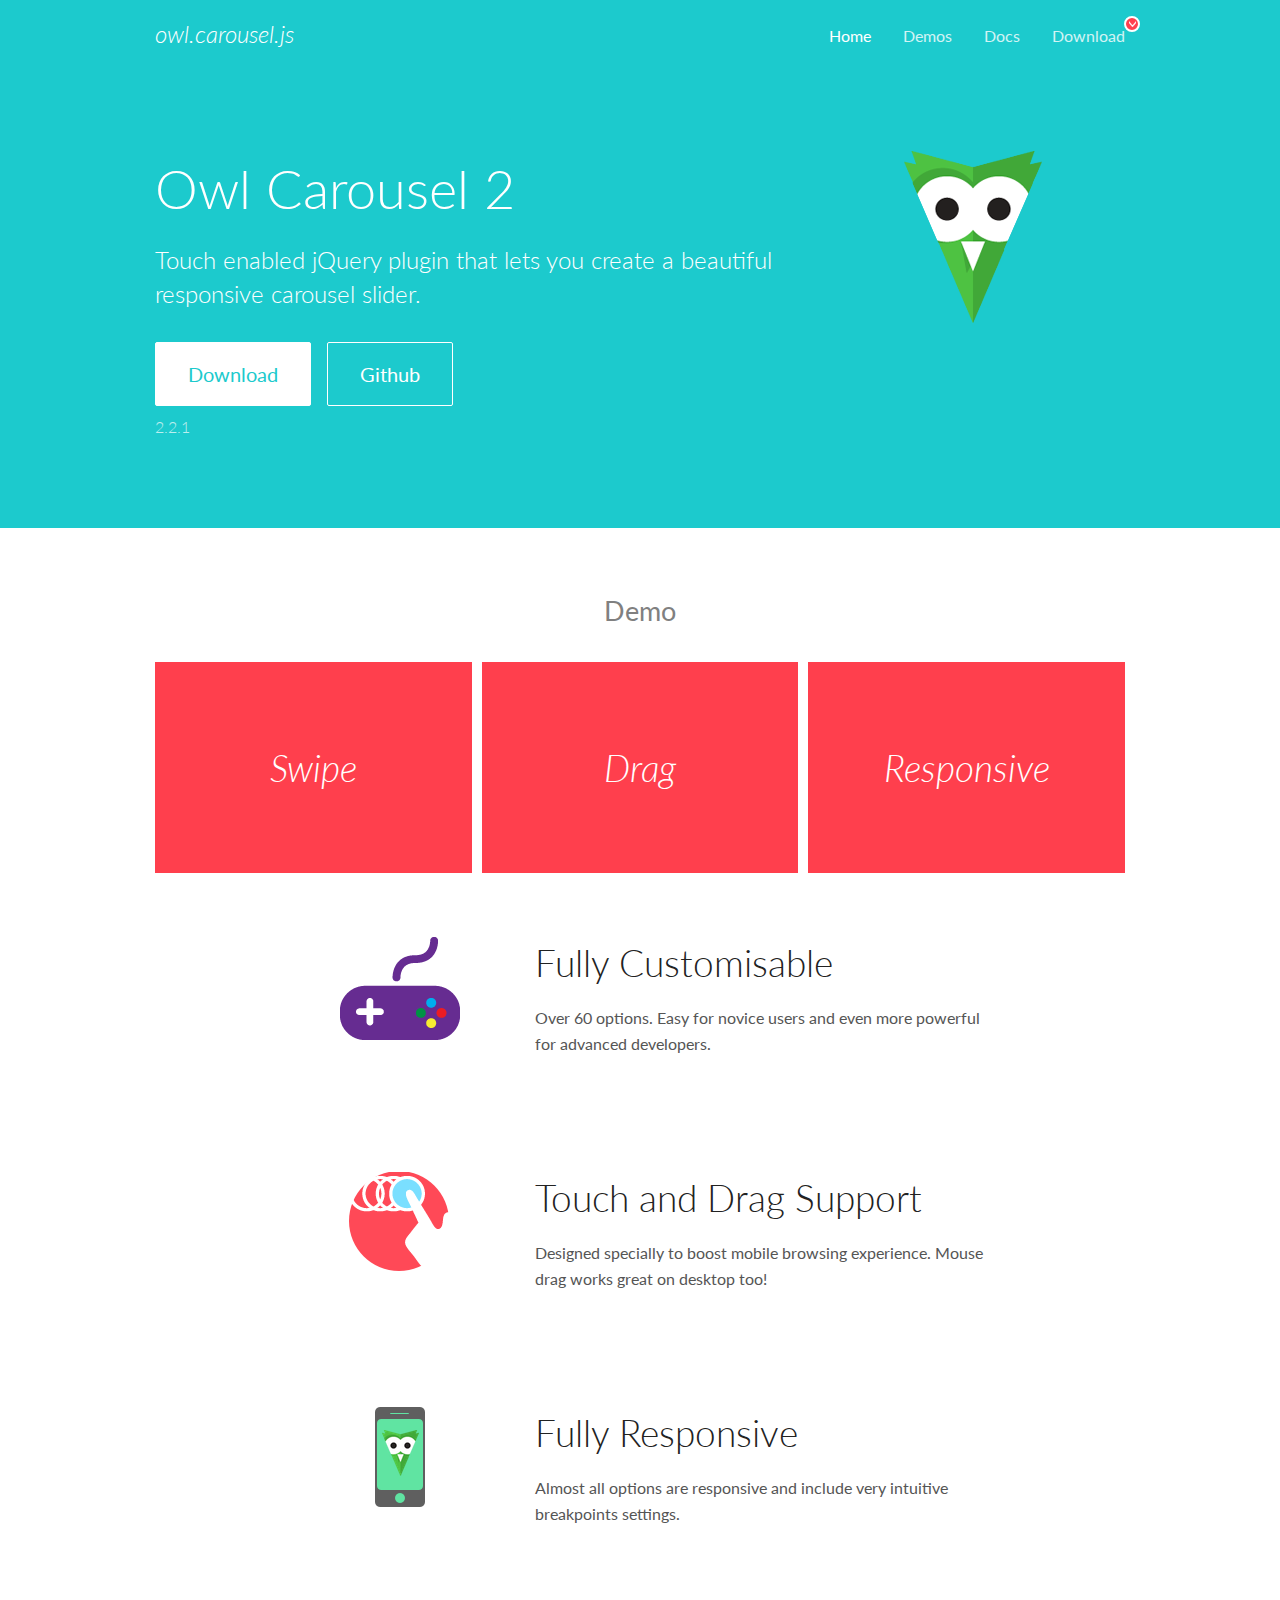
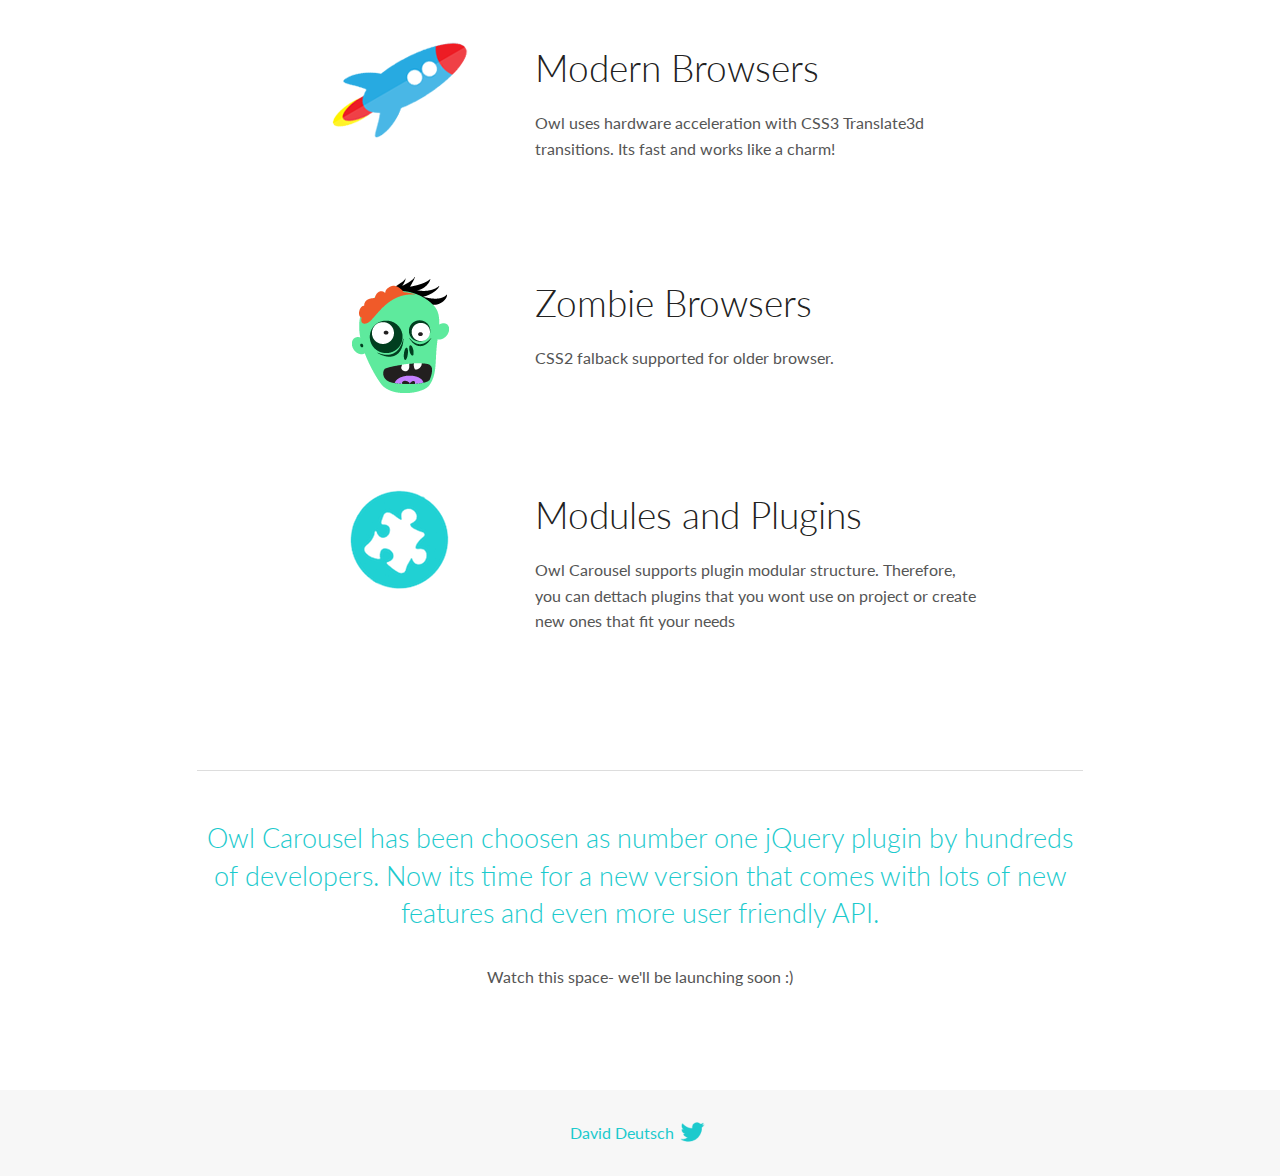
<file: js/owlcarousel/docs/index.html>
<!DOCTYPE html>
<html lang="en">
  <head>

    <!-- head -->
    <meta charset="utf-8">
    <meta name="msapplication-tap-highlight" content="no" />
    <meta name="viewport" content="width=device-width, initial-scale=1.0" />
    <meta name="description" content="Touch enabled jQuery plugin that lets you create beautiful responsive carousel slider.">
    <meta name="author" content="David Deutsch">
    <title>
      Home | Owl Carousel | 2.2.1
    </title>

    <!-- Stylesheets -->
    <link href='https://fonts.googleapis.com/css?family=Lato:300,400,700,400italic,300italic' rel='stylesheet' type='text/css'>
    <link rel="stylesheet" href="assets/css/docs.theme.min.css">

    <!-- Owl Stylesheets -->
    <link rel="stylesheet" href="assets/owlcarousel/assets/owl.carousel.min.css">
    <link rel="stylesheet" href="assets/owlcarousel/assets/owl.theme.default.min.css">

    <!-- HTML5 shim and Respond.js IE8 support of HTML5 elements and media queries -->

    <!--[if lt IE 9]>
      <script src="https://oss.maxcdn.com/libs/html5shiv/3.7.0/html5shiv.js"></script>
      <script src="https://oss.maxcdn.com/libs/respond.js/1.3.0/respond.min.js"></script>
    <![endif]-->

    <!-- Favicons -->
    <link rel="apple-touch-icon-precomposed" sizes="144x144" href="assets/ico/apple-touch-icon-144-precomposed.png">
    <link rel="shortcut icon" href="assets/ico/favicon.png">
    <link rel="shortcut icon" href="favicon.ico">

    <!-- Yeah i know js should not be in header. Its required for demos.-->

    <!-- javascript -->
    <script src="assets/vendors/jquery.min.js"></script>
    <script src="assets/owlcarousel/owl.carousel.js"></script>
  </head>
  <body>

    <!-- header -->
    <header class="header">
      <div class="row">
        <div class="large-12 columns">
          <div class="brand left">
            <h3>
              <a href="/OwlCarousel2/">owl.carousel.js</a> 
            </h3>
          </div>
          <a id="toggle-nav" class="right">
            <span></span> <span></span> <span></span> 
          </a> 
          <div class="nav-bar">
            <ul class="clearfix">
              <li class="active">
                <a href="/OwlCarousel2/index.html">Home</a> 
              </li>
              <li> <a href="/OwlCarousel2/demos/demos.html">Demos</a>  </li>
              <li> <a href="/OwlCarousel2/docs/started-welcome.html">Docs</a>  </li>
              <li>
                <a href="https://github.com/OwlCarousel2/OwlCarousel2/archive/2.2.1.zip">Download</a> 
                <span class="download"></span> 
              </li>
            </ul>
          </div>
        </div>
      </div>
    </header>

    <!-- home panel -->
    <section id="hero">
      <div class="row">
        <div class="large-8 medium-8 columns">
          <h1>Owl Carousel 2</h1>
          <h4>Touch enabled jQuery plugin that lets you create a beautiful responsive carousel slider.</h4>
          <a href="https://github.com/OwlCarousel2/OwlCarousel2/archive/2.2.1.zip" class="hero-button">Download</a> 
          <a href="https://github.com/OwlCarousel2/OwlCarousel2" class="hero-button outline">Github</a> 
          <p>2.2.1</p>
        </div>
        <div class="large-4 medium-4 columns">
          <img class="owl-logo" src="assets/img/owl-logo.png" alt="mr. Owl">
        </div>
      </div>
    </section>

    <!-- body -->
    <div class="home-demo">
      <div class="row">
        <div class="large-12 columns">
          <h3>Demo</h3>
          <div class="owl-carousel">
            <div class="item">
              <h2>Swipe</h2>
            </div>
            <div class="item">
              <h2>Drag</h2>
            </div>
            <div class="item">
              <h2>Responsive</h2>
            </div>
            <div class="item">
              <h2>CSS3</h2>
            </div>
            <div class="item">
              <h2>Fast</h2>
            </div>
            <div class="item">
              <h2>Easy</h2>
            </div>
            <div class="item">
              <h2>Free</h2>
            </div>
            <div class="item">
              <h2>Upgradable</h2>
            </div>
            <div class="item">
              <h2>Tons of options</h2>
            </div>
            <div class="item">
              <h2>Infinity</h2>
            </div>
            <div class="item">
              <h2>Auto Width</h2>
            </div>
          </div>
        </div>
      </div>
    </div>
    <script>
      var owl = $('.owl-carousel');
      owl.owlCarousel({
        margin: 10,
        loop: true,
        responsive: {
          0: {
            items: 1
          },
          600: {
            items: 2
          },
          1000: {
            items: 3
          }
        }
      })
    </script>

    <!-- features -->
    <div id="features">
      <div class="row">
        <div class="small-12 medium-9 small-centered columns">
          <section class="row feature">
            <div class="medium-4 small-12 columns">
              <img src="assets/img/feature-options.png" alt="">
            </div>
            <div class="medium-8 small-12 columns">
              <h2>Fully Customisable</h2>
              <p>Over 60 options. Easy for novice users and even more powerful for advanced developers.</p>
            </div>
          </section>
          <section class="row feature">
            <div class="medium-4 small-12 columns">
              <img src="assets/img/feature-drag.png" alt="">
            </div>
            <div class="medium-8 small-12 columns">
              <h2>Touch and Drag Support</h2>
              <p>Designed specially to boost mobile browsing experience. Mouse drag works great on desktop too!</p>
            </div>
          </section>
          <section class="row feature">
            <div class="medium-4 small-12 columns">
              <img src="assets/img/feature-responsive.png" alt="">
            </div>
            <div class="medium-8 small-12 columns">
              <h2>Fully Responsive</h2>
              <p>Almost all options are responsive and include very intuitive breakpoints settings.</p>
            </div>
          </section>
          <section class="row feature">
            <div class="medium-4 small-12 columns">
              <img src="assets/img/feature-modern.png" alt="">
            </div>
            <div class="medium-8 small-12 columns">
              <h2>Modern Browsers</h2>
              <p>Owl uses hardware acceleration with CSS3 Translate3d transitions. Its fast and works like a charm! </p>
            </div>
          </section>
          <section class="row feature">
            <div class="medium-4 small-12 columns">
              <img src="assets/img/feature-zombie.png" alt="">
            </div>
            <div class="medium-8 small-12 columns">
              <h2>Zombie Browsers</h2>
              <p>CSS2 falback supported for older browser.</p>
            </div>
          </section>
          <section class="row feature">
            <div class="medium-4 small-12 columns">
              <img src="assets/img/feature-module.png" alt="">
            </div>
            <div class="medium-8 small-12 columns">
              <h2>Modules and Plugins</h2>
              <p>Owl Carousel supports plugin modular structure. Therefore, you can dettach plugins that you wont use on project or create new ones that fit your needs</p>
            </div>
          </section>
        </div>
      </div>
    </div>

    <!-- footer -->
    <section id="teaser-text">
      <div class="row">
        <div class="small-12 medium-11 small-centered columns">
          <hr>
          <h3 id="owl-carousel-has-been-choosen-as-number-one-jquery-plugin-by-hundreds-of-developers-now-its-time-for-a-new-version-that-comes-with-lots-of-new-features-and-even-more-user-friendly-api-">Owl Carousel has been choosen as number one jQuery plugin by hundreds of developers. Now its time for a new version that comes with lots of new features and even more user friendly API.</h3>
          <p>Watch this space- we&#39;ll be launching soon :)</p>
        </div>
      </div>
    </section>

    <!-- footer -->
    <footer class="footer">
      <div class="row">
        <div class="large-12 columns">
          <h5>
            <a href="/OwlCarousel2/docs/support-contact.html">David Deutsch</a> 
            <a id="custom-tweet-button" href="https://twitter.com/share?url=https://github.com/OwlCarousel2/OwlCarousel2&text=Owl Carousel - This is so awesome! " target="_blank"></a> 
          </h5>
        </div>
      </div>
    </footer>

    <!-- vendors -->
    <script src="assets/vendors/highlight.js"></script>
    <script src="assets/js/app.js"></script>
  </body>
</html>
</file>
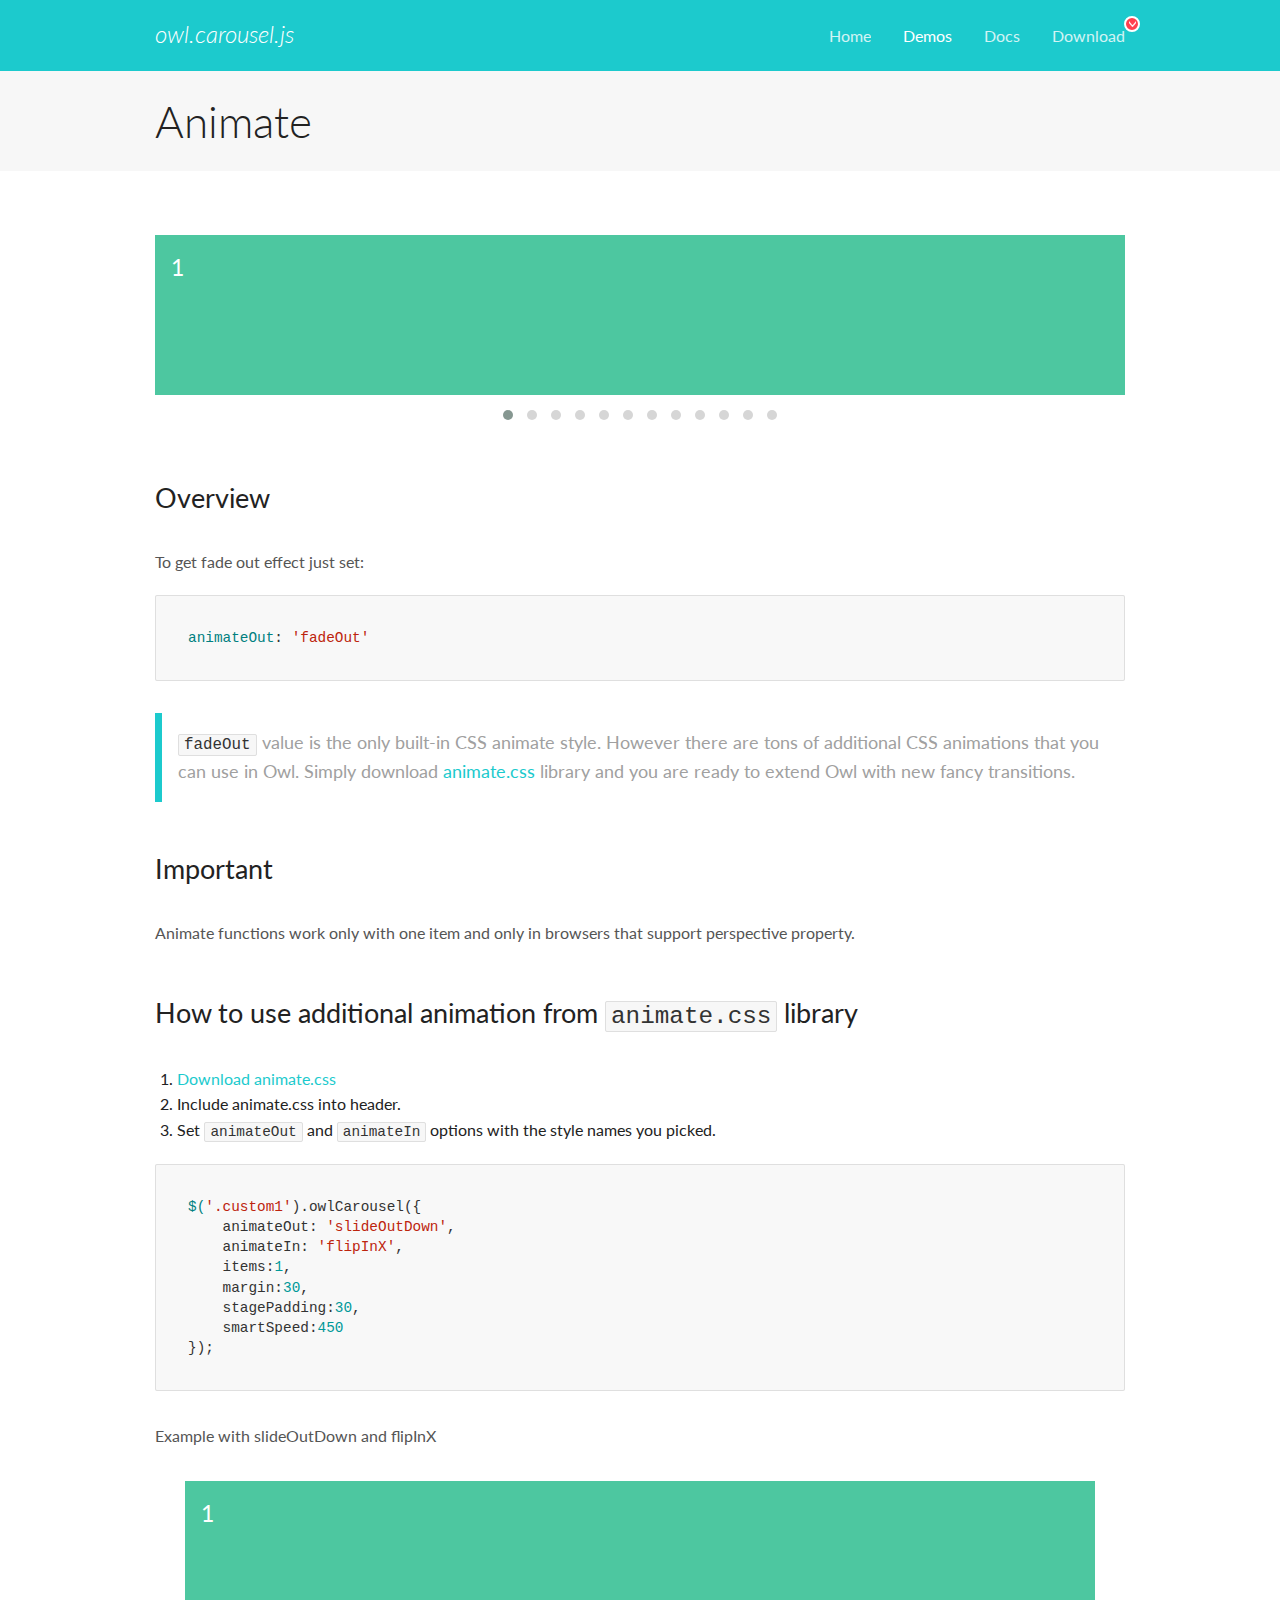
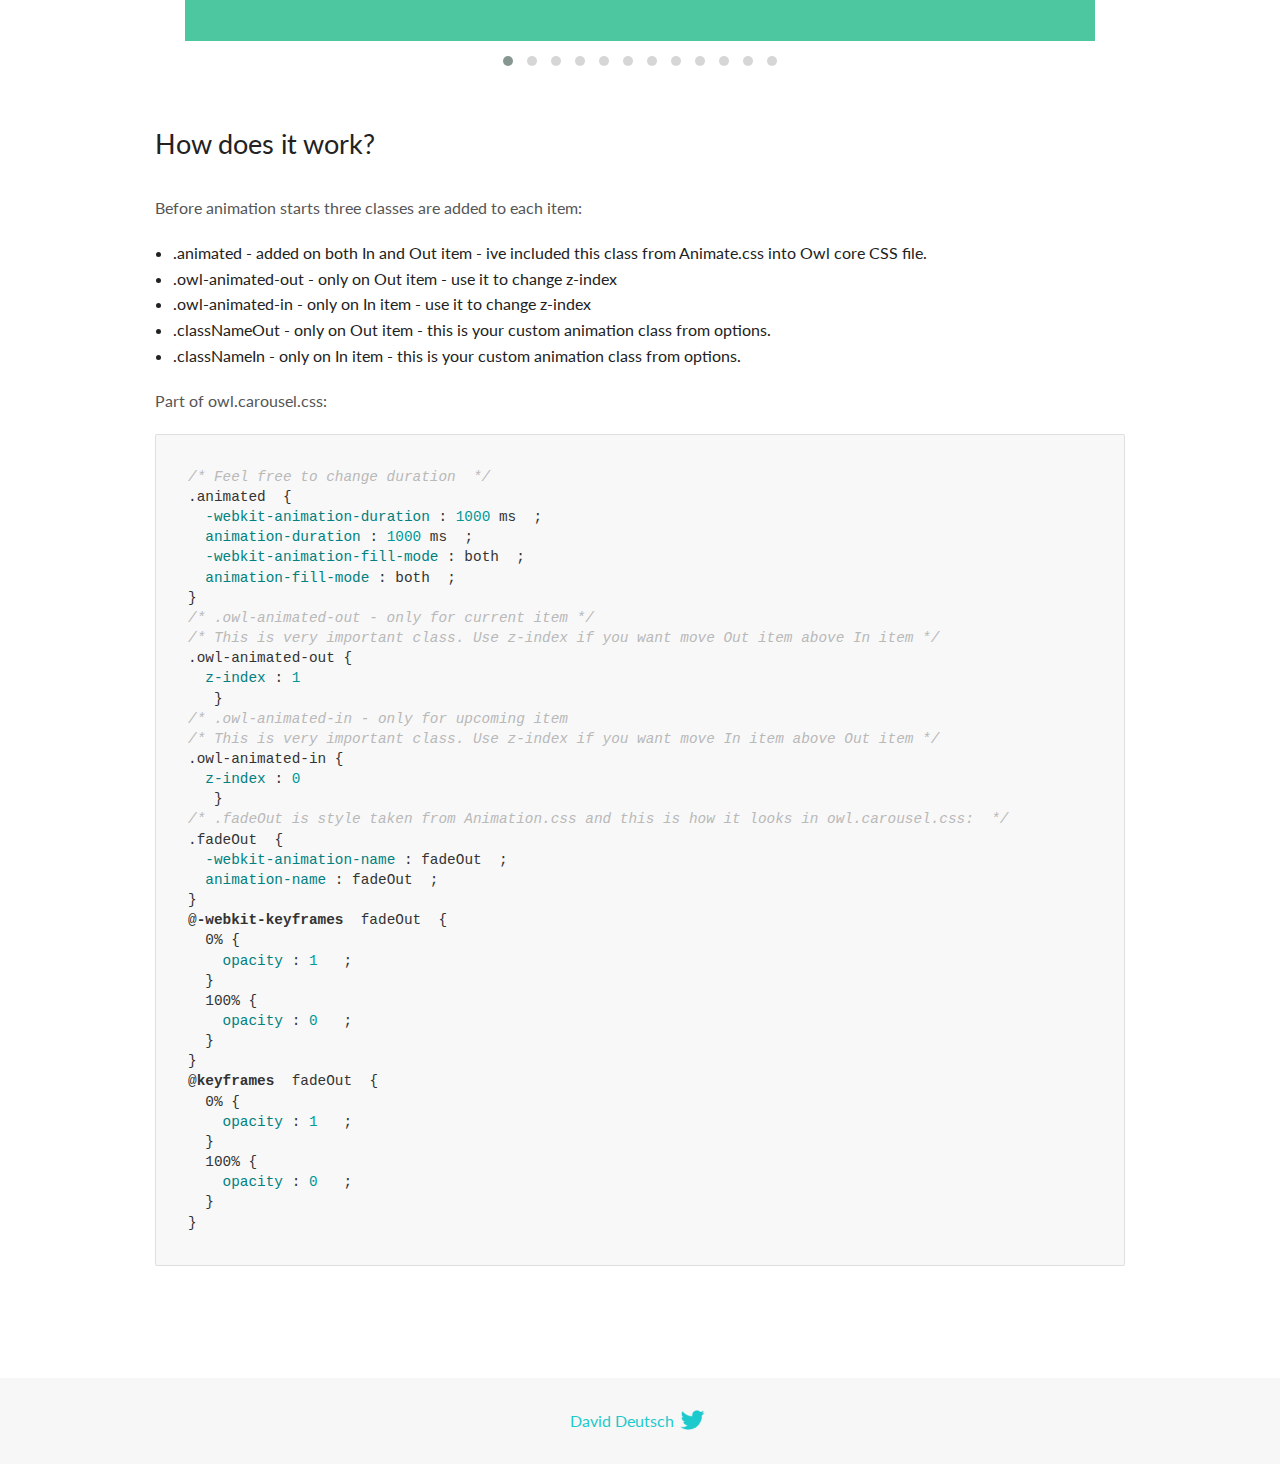
<file: js/owlcarousel/docs/demos/animate.html>
<!DOCTYPE html>
<html lang="en">
  <head>

    <!-- head -->
    <meta charset="utf-8">
    <meta name="msapplication-tap-highlight" content="no" />
    <meta name="viewport" content="width=device-width, initial-scale=1.0" />
    <meta name="description" content="Animate carousel">
    <meta name="author" content="David Deutsch">
    <title>
      Animate Demo | Owl Carousel | 2.2.1
    </title>

    <!-- Stylesheets -->
    <link href='https://fonts.googleapis.com/css?family=Lato:300,400,700,400italic,300italic' rel='stylesheet' type='text/css'>
    <link rel="stylesheet" href="../assets/css/docs.theme.min.css">

    <!-- Owl Stylesheets -->
    <link rel="stylesheet" href="../assets/owlcarousel/assets/owl.carousel.min.css">
    <link rel="stylesheet" href="../assets/owlcarousel/assets/owl.theme.default.min.css">

    <!-- HTML5 shim and Respond.js IE8 support of HTML5 elements and media queries -->

    <!--[if lt IE 9]>
      <script src="https://oss.maxcdn.com/libs/html5shiv/3.7.0/html5shiv.js"></script>
      <script src="https://oss.maxcdn.com/libs/respond.js/1.3.0/respond.min.js"></script>
    <![endif]-->

    <!-- Favicons -->
    <link rel="apple-touch-icon-precomposed" sizes="144x144" href="../assets/ico/apple-touch-icon-144-precomposed.png">
    <link rel="shortcut icon" href="../assets/ico/favicon.png">
    <link rel="shortcut icon" href="favicon.ico">

    <!-- Yeah i know js should not be in header. Its required for demos.-->

    <!-- javascript -->
    <script src="../assets/vendors/jquery.min.js"></script>
    <script src="../assets/owlcarousel/owl.carousel.js"></script>
  </head>
  <body>

    <!-- header -->
    <header class="header">
      <div class="row">
        <div class="large-12 columns">
          <div class="brand left">
            <h3>
              <a href="/OwlCarousel2/">owl.carousel.js</a> 
            </h3>
          </div>
          <a id="toggle-nav" class="right">
            <span></span> <span></span> <span></span> 
          </a> 
          <div class="nav-bar">
            <ul class="clearfix">
              <li> <a href="/OwlCarousel2/index.html">Home</a>  </li>
              <li class="active">
                <a href="/OwlCarousel2/demos/demos.html">Demos</a> 
              </li>
              <li> <a href="/OwlCarousel2/docs/started-welcome.html">Docs</a>  </li>
              <li>
                <a href="https://github.com/OwlCarousel2/OwlCarousel2/archive/2.2.1.zip">Download</a> 
                <span class="download"></span> 
              </li>
            </ul>
          </div>
        </div>
      </div>
    </header>

    <!-- title -->
    <section class="title">
      <div class="row">
        <div class="large-12 columns">
          <h1>Animate</h1>
        </div>
      </div>
    </section>

    <!--  Demos -->
    <section id="demos">
      <div class="row">
        <div class="large-12 columns">
          <div class="fadeOut owl-carousel owl-theme">
            <div class="item">
              <h4>1</h4>
            </div>
            <div class="item">
              <h4>2</h4>
            </div>
            <div class="item">
              <h4>3</h4>
            </div>
            <div class="item">
              <h4>4</h4>
            </div>
            <div class="item">
              <h4>5</h4>
            </div>
            <div class="item">
              <h4>6</h4>
            </div>
            <div class="item">
              <h4>7</h4>
            </div>
            <div class="item">
              <h4>8</h4>
            </div>
            <div class="item">
              <h4>9</h4>
            </div>
            <div class="item">
              <h4>10</h4>
            </div>
            <div class="item">
              <h4>11</h4>
            </div>
            <div class="item">
              <h4>12</h4>
            </div>
          </div>
          <h3 id="overview">Overview</h3>
          <p>To get fade out effect just set:</p>
          <pre><code>animateOut: &#39;fadeOut&#39;</code></pre>
          <blockquote>
            <p><code>fadeOut</code> value is the only built-in CSS animate style. However there are tons of additional CSS animations that you can use in Owl. Simply download
              <a href="https://daneden.github.io/animate.css/">animate.css</a>  library and you are ready to extend Owl with new fancy transitions.</p>
          </blockquote>
          <h3 id="important">Important</h3>
          <p>Animate functions work only with one item and only in browsers that support perspective property.</p>
          <h3 id="how-to-use-additional-animation-from-animate-css-library">How to use additional animation from <code>animate.css</code> library</h3>
          <ol>
            <li> <a href="https://daneden.github.io/animate.css/">Download animate.css</a>  </li>
            <li>Include animate.css into header.</li>
            <li>Set <code>animateOut</code> and <code>animateIn</code> options with the style names you picked.</li>
          </ol>
          <pre><code>$(&#39;.custom1&#39;).owlCarousel({
    animateOut: &#39;slideOutDown&#39;,
    animateIn: &#39;flipInX&#39;,
    items:1,
    margin:30,
    stagePadding:30,
    smartSpeed:450
});</code></pre>
          <p>Example with slideOutDown and flipInX</p>
          <div class="custom1 owl-carousel owl-theme">
            <div class="item">
              <h4>1</h4>
            </div>
            <div class="item">
              <h4>2</h4>
            </div>
            <div class="item">
              <h4>3</h4>
            </div>
            <div class="item">
              <h4>4</h4>
            </div>
            <div class="item">
              <h4>5</h4>
            </div>
            <div class="item">
              <h4>6</h4>
            </div>
            <div class="item">
              <h4>7</h4>
            </div>
            <div class="item">
              <h4>8</h4>
            </div>
            <div class="item">
              <h4>9</h4>
            </div>
            <div class="item">
              <h4>10</h4>
            </div>
            <div class="item">
              <h4>11</h4>
            </div>
            <div class="item">
              <h4>12</h4>
            </div>
          </div>
          <h3 id="how-does-it-work-">How does it work?</h3>
          <p>Before animation starts three classes are added to each item:</p>
          <ul>
            <li>.animated - added on both In and Out item - ive included this class from Animate.css into Owl core CSS file.</li>
            <li>.owl-animated-out - only on Out item - use it to change z-index</li>
            <li>.owl-animated-in - only on In item - use it to change z-index</li>
            <li>.classNameOut - only on Out item - this is your custom animation class from options.</li>
            <li>.classNameIn - only on In item - this is your custom animation class from options.</li>
          </ul>
          <p>Part of owl.carousel.css:</p>
          <pre><code class="language-css"><span class="comment">/* Feel free to change duration  */</span> 
<span class="class">.animated</span>  <span class="rules">{
  <span class="rule"><span class="attribute">-webkit-animation-duration</span> :<span class="value"> <span class="number">1000</span> ms</span> </span> ;
  <span class="rule"><span class="attribute">animation-duration</span> :<span class="value"> <span class="number">1000</span> ms</span> </span> ;
  <span class="rule"><span class="attribute">-webkit-animation-fill-mode</span> :<span class="value"> both</span> </span> ;
  <span class="rule"><span class="attribute">animation-fill-mode</span> :<span class="value"> both</span> </span> ;
<span class="rule">}</span> </span> 
<span class="comment">/* .owl-animated-out - only for current item */</span> 
<span class="comment">/* This is very important class. Use z-index if you want move Out item above In item */</span> 
<span class="class">.owl-animated-out</span> <span class="rules">{
  <span class="rule"><span class="attribute">z-index</span> :<span class="value"> <span class="number">1</span> 
</span> </span> </span> }
<span class="comment">/* .owl-animated-in - only for upcoming item
/* This is very important class. Use z-index if you want move In item above Out item */</span> 
<span class="class">.owl-animated-in</span> <span class="rules">{
  <span class="rule"><span class="attribute">z-index</span> :<span class="value"> <span class="number">0</span> 
</span> </span> </span> }
<span class="comment">/* .fadeOut is style taken from Animation.css and this is how it looks in owl.carousel.css:  */</span> 
<span class="class">.fadeOut</span>  <span class="rules">{
  <span class="rule"><span class="attribute">-webkit-animation-name</span> :<span class="value"> fadeOut</span> </span> ;
  <span class="rule"><span class="attribute">animation-name</span> :<span class="value"> fadeOut</span> </span> ;
<span class="rule">}</span> </span> 
<span class="at_rule">@<span class="keyword">-webkit-keyframes</span>  fadeOut </span> {
  0% <span class="rules">{
    <span class="rule"><span class="attribute">opacity</span> :<span class="value"> <span class="number">1</span> </span> </span> ;
  <span class="rule">}</span> </span> 
  100% <span class="rules">{
    <span class="rule"><span class="attribute">opacity</span> :<span class="value"> <span class="number">0</span> </span> </span> ;
  <span class="rule">}</span> </span> 
}
<span class="at_rule">@<span class="keyword">keyframes</span>  fadeOut </span> {
  0% <span class="rules">{
    <span class="rule"><span class="attribute">opacity</span> :<span class="value"> <span class="number">1</span> </span> </span> ;
  <span class="rule">}</span> </span> 
  100% <span class="rules">{
    <span class="rule"><span class="attribute">opacity</span> :<span class="value"> <span class="number">0</span> </span> </span> ;
  <span class="rule">}</span> </span> 
}</code></pre>
          <link rel="stylesheet" href="../assets/css/animate.css">
          <script>
            jQuery(document).ready(function($) {
              $('.fadeOut').owlCarousel({
                items: 1,
                animateOut: 'fadeOut',
                loop: true,
                margin: 10,
              });
              $('.custom1').owlCarousel({
                animateOut: 'slideOutDown',
                animateIn: 'flipInX',
                items: 1,
                margin: 30,
                stagePadding: 30,
                smartSpeed: 450
              });
            });
          </script>
        </div>
      </div>
    </section>

    <!-- footer -->
    <footer class="footer">
      <div class="row">
        <div class="large-12 columns">
          <h5>
            <a href="/OwlCarousel2/docs/support-contact.html">David Deutsch</a> 
            <a id="custom-tweet-button" href="https://twitter.com/share?url=https://github.com/OwlCarousel2/OwlCarousel2&text=Owl Carousel - This is so awesome! " target="_blank"></a> 
          </h5>
        </div>
      </div>
    </footer>

    <!-- vendors -->
    <script src="../assets/vendors/highlight.js"></script>
    <script src="../assets/js/app.js"></script>
  </body>
</html>
</file>
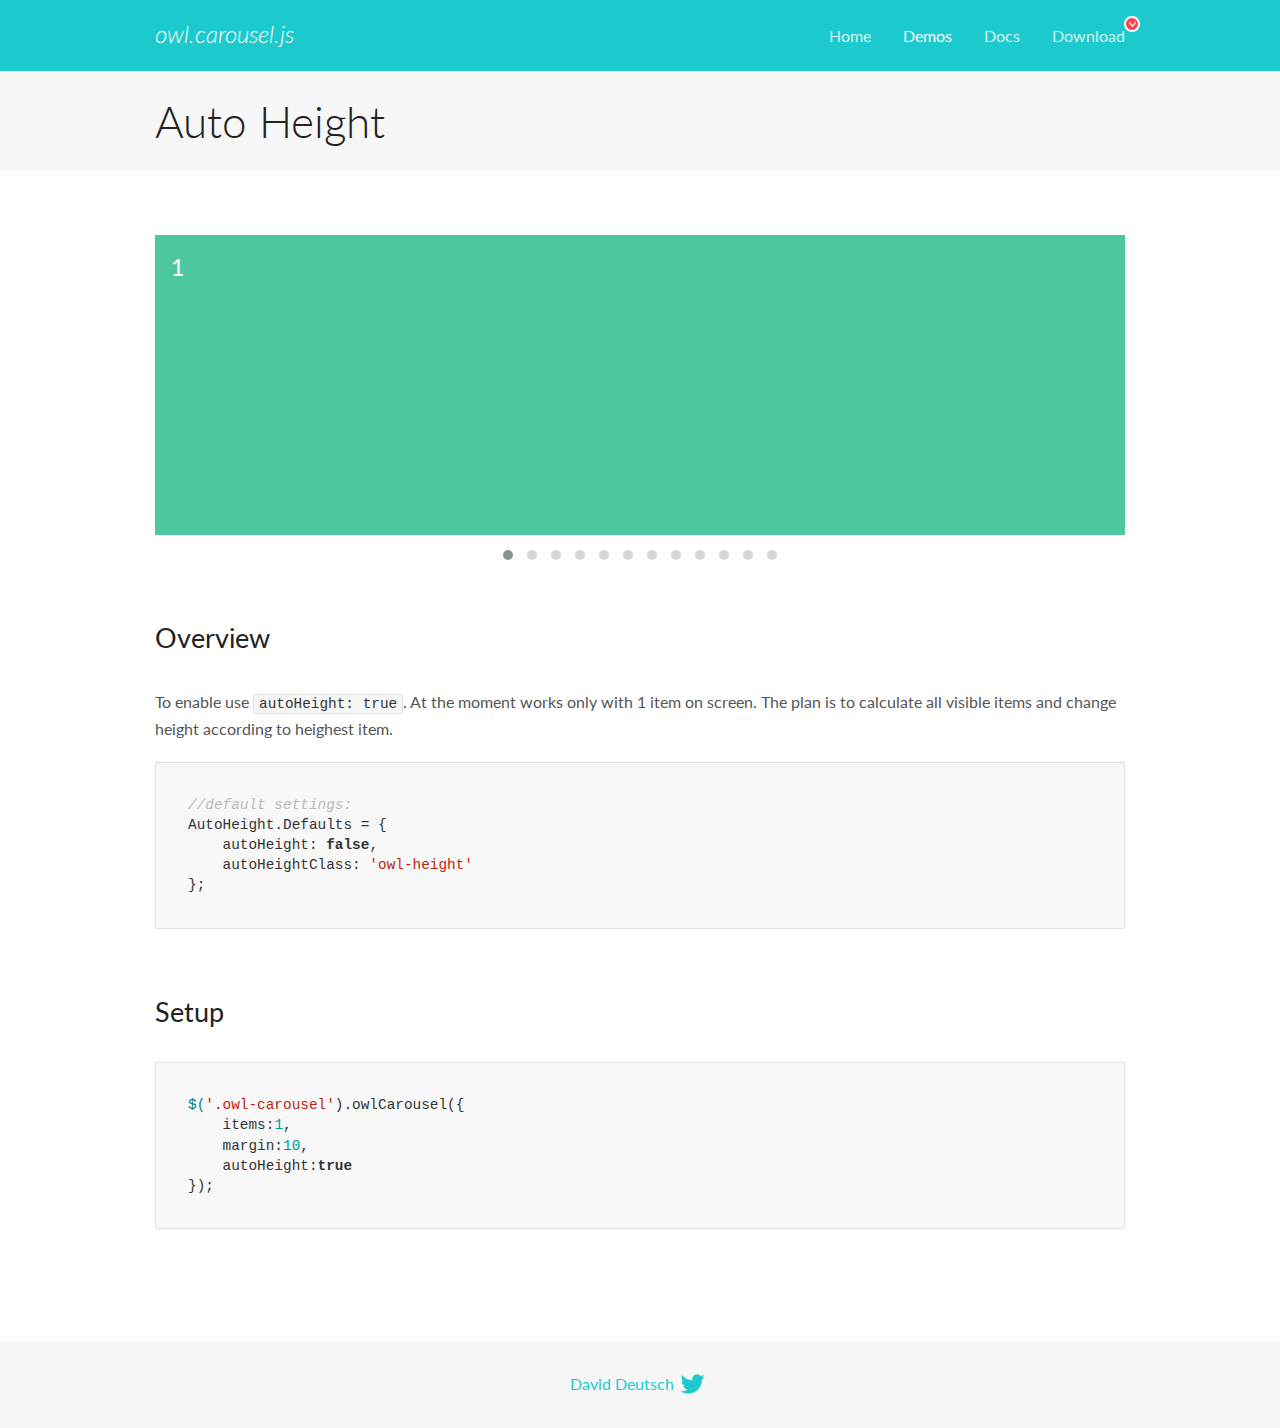
<file: js/owlcarousel/docs/demos/autoheight.html>
<!DOCTYPE html>
<html lang="en">
  <head>

    <!-- head -->
    <meta charset="utf-8">
    <meta name="msapplication-tap-highlight" content="no" />
    <meta name="viewport" content="width=device-width, initial-scale=1.0" />
    <meta name="description" content="autoHeight usage demo">
    <meta name="author" content="David Deutsch">
    <title>
      Auto Height Demo | Owl Carousel | 2.2.1
    </title>

    <!-- Stylesheets -->
    <link href='https://fonts.googleapis.com/css?family=Lato:300,400,700,400italic,300italic' rel='stylesheet' type='text/css'>
    <link rel="stylesheet" href="../assets/css/docs.theme.min.css">

    <!-- Owl Stylesheets -->
    <link rel="stylesheet" href="../assets/owlcarousel/assets/owl.carousel.min.css">
    <link rel="stylesheet" href="../assets/owlcarousel/assets/owl.theme.default.min.css">

    <!-- HTML5 shim and Respond.js IE8 support of HTML5 elements and media queries -->

    <!--[if lt IE 9]>
      <script src="https://oss.maxcdn.com/libs/html5shiv/3.7.0/html5shiv.js"></script>
      <script src="https://oss.maxcdn.com/libs/respond.js/1.3.0/respond.min.js"></script>
    <![endif]-->

    <!-- Favicons -->
    <link rel="apple-touch-icon-precomposed" sizes="144x144" href="../assets/ico/apple-touch-icon-144-precomposed.png">
    <link rel="shortcut icon" href="../assets/ico/favicon.png">
    <link rel="shortcut icon" href="favicon.ico">

    <!-- Yeah i know js should not be in header. Its required for demos.-->

    <!-- javascript -->
    <script src="../assets/vendors/jquery.min.js"></script>
    <script src="../assets/owlcarousel/owl.carousel.js"></script>
  </head>
  <body>

    <!-- header -->
    <header class="header">
      <div class="row">
        <div class="large-12 columns">
          <div class="brand left">
            <h3>
              <a href="/OwlCarousel2/">owl.carousel.js</a> 
            </h3>
          </div>
          <a id="toggle-nav" class="right">
            <span></span> <span></span> <span></span> 
          </a> 
          <div class="nav-bar">
            <ul class="clearfix">
              <li> <a href="/OwlCarousel2/index.html">Home</a>  </li>
              <li class="active">
                <a href="/OwlCarousel2/demos/demos.html">Demos</a> 
              </li>
              <li> <a href="/OwlCarousel2/docs/started-welcome.html">Docs</a>  </li>
              <li>
                <a href="https://github.com/OwlCarousel2/OwlCarousel2/archive/2.2.1.zip">Download</a> 
                <span class="download"></span> 
              </li>
            </ul>
          </div>
        </div>
      </div>
    </header>

    <!-- title -->
    <section class="title">
      <div class="row">
        <div class="large-12 columns">
          <h1>Auto Height</h1>
        </div>
      </div>
    </section>

    <!--  Demos -->
    <section id="demos">
      <div class="row">
        <div class="large-12 columns">
          <div class="owl-carousel owl-theme">
            <div class="item" style="height:300px">
              <h4>1</h4>
            </div>
            <div class="item" style="height:100px">
              <h4>2</h4>
            </div>
            <div class="item" style="height:500px">
              <h4>3</h4>
            </div>
            <div class="item" style="height:250px">
              <h4>4</h4>
            </div>
            <div class="item" style="height:400px">
              <h4>5</h4>
            </div>
            <div class="item" style="height:500px">
              <h4>6</h4>
            </div>
            <div class="item" style="height:600px">
              <h4>7</h4>
            </div>
            <div class="item" style="height:400px">
              <h4>8</h4>
            </div>
            <div class="item" style="height:300px">
              <h4>9</h4>
            </div>
            <div class="item" style="height:350px">
              <h4>10</h4>
            </div>
            <div class="item" style="height:200px">
              <h4>11</h4>
            </div>
            <div class="item" style="height:150px">
              <h4>12</h4>
            </div>
          </div>
          <h3 id="overview">Overview</h3>
          <p>To enable use <code>autoHeight: true</code>. At the moment works only with 1 item on screen. The plan is to calculate all visible items and change height according to heighest item.</p>
          <pre><code>//default settings:
AutoHeight.Defaults = {
    autoHeight: false,
    autoHeightClass: &#39;owl-height&#39;
};</code></pre>
          <h3 id="setup">Setup</h3>
          <pre><code>$(&#39;.owl-carousel&#39;).owlCarousel({
    items:1,
    margin:10,
    autoHeight:true
});</code></pre>
          <script>
            $(document).ready(function() {
              $('.owl-carousel').owlCarousel({
                items: 1,
                margin: 10,
                autoHeight: true
              });
            })
          </script>
        </div>
      </div>
    </section>

    <!-- footer -->
    <footer class="footer">
      <div class="row">
        <div class="large-12 columns">
          <h5>
            <a href="/OwlCarousel2/docs/support-contact.html">David Deutsch</a> 
            <a id="custom-tweet-button" href="https://twitter.com/share?url=https://github.com/OwlCarousel2/OwlCarousel2&text=Owl Carousel - This is so awesome! " target="_blank"></a> 
          </h5>
        </div>
      </div>
    </footer>

    <!-- vendors -->
    <script src="../assets/vendors/highlight.js"></script>
    <script src="../assets/js/app.js"></script>
  </body>
</html>
</file>
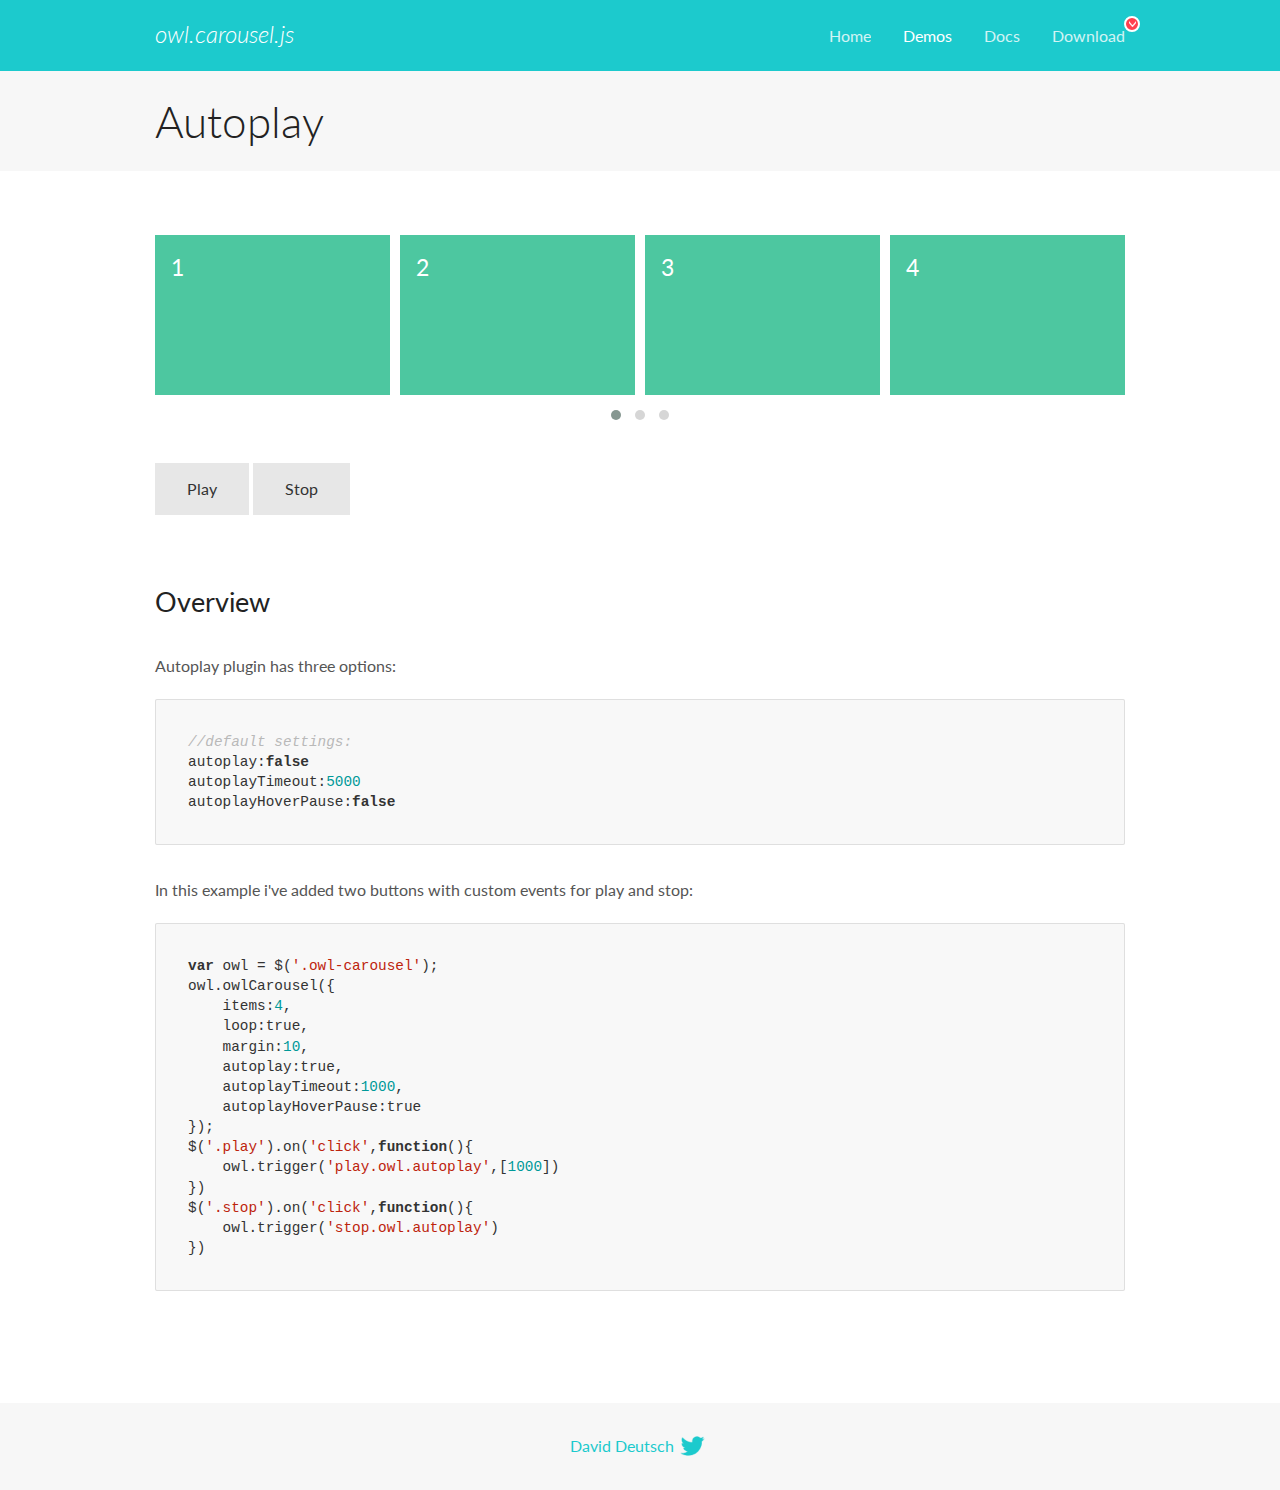
<file: js/owlcarousel/docs/demos/autoplay.html>
<!DOCTYPE html>
<html lang="en">
  <head>

    <!-- head -->
    <meta charset="utf-8">
    <meta name="msapplication-tap-highlight" content="no" />
    <meta name="viewport" content="width=device-width, initial-scale=1.0" />
    <meta name="description" content="Autoplay usage demo">
    <meta name="author" content="David Deutsch">
    <title>
      Autoplay Demo | Owl Carousel | 2.2.1
    </title>

    <!-- Stylesheets -->
    <link href='https://fonts.googleapis.com/css?family=Lato:300,400,700,400italic,300italic' rel='stylesheet' type='text/css'>
    <link rel="stylesheet" href="../assets/css/docs.theme.min.css">

    <!-- Owl Stylesheets -->
    <link rel="stylesheet" href="../assets/owlcarousel/assets/owl.carousel.min.css">
    <link rel="stylesheet" href="../assets/owlcarousel/assets/owl.theme.default.min.css">

    <!-- HTML5 shim and Respond.js IE8 support of HTML5 elements and media queries -->

    <!--[if lt IE 9]>
      <script src="https://oss.maxcdn.com/libs/html5shiv/3.7.0/html5shiv.js"></script>
      <script src="https://oss.maxcdn.com/libs/respond.js/1.3.0/respond.min.js"></script>
    <![endif]-->

    <!-- Favicons -->
    <link rel="apple-touch-icon-precomposed" sizes="144x144" href="../assets/ico/apple-touch-icon-144-precomposed.png">
    <link rel="shortcut icon" href="../assets/ico/favicon.png">
    <link rel="shortcut icon" href="favicon.ico">

    <!-- Yeah i know js should not be in header. Its required for demos.-->

    <!-- javascript -->
    <script src="../assets/vendors/jquery.min.js"></script>
    <script src="../assets/owlcarousel/owl.carousel.js"></script>
  </head>
  <body>

    <!-- header -->
    <header class="header">
      <div class="row">
        <div class="large-12 columns">
          <div class="brand left">
            <h3>
              <a href="/OwlCarousel2/">owl.carousel.js</a> 
            </h3>
          </div>
          <a id="toggle-nav" class="right">
            <span></span> <span></span> <span></span> 
          </a> 
          <div class="nav-bar">
            <ul class="clearfix">
              <li> <a href="/OwlCarousel2/index.html">Home</a>  </li>
              <li class="active">
                <a href="/OwlCarousel2/demos/demos.html">Demos</a> 
              </li>
              <li> <a href="/OwlCarousel2/docs/started-welcome.html">Docs</a>  </li>
              <li>
                <a href="https://github.com/OwlCarousel2/OwlCarousel2/archive/2.2.1.zip">Download</a> 
                <span class="download"></span> 
              </li>
            </ul>
          </div>
        </div>
      </div>
    </header>

    <!-- title -->
    <section class="title">
      <div class="row">
        <div class="large-12 columns">
          <h1>Autoplay</h1>
        </div>
      </div>
    </section>

    <!--  Demos -->
    <section id="demos">
      <div class="row">
        <div class="large-12 columns">
          <div class="owl-carousel owl-theme">
            <div class="item">
              <h4>1</h4>
            </div>
            <div class="item">
              <h4>2</h4>
            </div>
            <div class="item">
              <h4>3</h4>
            </div>
            <div class="item">
              <h4>4</h4>
            </div>
            <div class="item">
              <h4>5</h4>
            </div>
            <div class="item">
              <h4>6</h4>
            </div>
            <div class="item">
              <h4>7</h4>
            </div>
            <div class="item">
              <h4>8</h4>
            </div>
            <div class="item">
              <h4>9</h4>
            </div>
            <div class="item">
              <h4>10</h4>
            </div>
            <div class="item">
              <h4>11</h4>
            </div>
            <div class="item">
              <h4>12</h4>
            </div>
          </div>
          <a class="button secondary play">Play</a> 
          <a class="button secondary stop">Stop</a> 
          <h3 id="overview">Overview</h3>
          <p>Autoplay plugin has three options:</p>
          <pre><code>//default settings:
autoplay:false
autoplayTimeout:5000
autoplayHoverPause:false</code></pre>
          <p>In this example i&#39;ve added two buttons with custom events for play and stop:</p>
          <pre><code>var owl = $(&#39;.owl-carousel&#39;);
owl.owlCarousel({
    items:4,
    loop:true,
    margin:10,
    autoplay:true,
    autoplayTimeout:1000,
    autoplayHoverPause:true
});
$(&#39;.play&#39;).on(&#39;click&#39;,function(){
    owl.trigger(&#39;play.owl.autoplay&#39;,[1000])
})
$(&#39;.stop&#39;).on(&#39;click&#39;,function(){
    owl.trigger(&#39;stop.owl.autoplay&#39;)
})</code></pre>
          <script>
            $(document).ready(function() {
              var owl = $('.owl-carousel');
              owl.owlCarousel({
                items: 4,
                loop: true,
                margin: 10,
                autoplay: true,
                autoplayTimeout: 1000,
                autoplayHoverPause: true
              });
              $('.play').on('click', function() {
                owl.trigger('play.owl.autoplay', [1000])
              })
              $('.stop').on('click', function() {
                owl.trigger('stop.owl.autoplay')
              })
            })
          </script>
        </div>
      </div>
    </section>

    <!-- footer -->
    <footer class="footer">
      <div class="row">
        <div class="large-12 columns">
          <h5>
            <a href="/OwlCarousel2/docs/support-contact.html">David Deutsch</a> 
            <a id="custom-tweet-button" href="https://twitter.com/share?url=https://github.com/OwlCarousel2/OwlCarousel2&text=Owl Carousel - This is so awesome! " target="_blank"></a> 
          </h5>
        </div>
      </div>
    </footer>

    <!-- vendors -->
    <script src="../assets/vendors/highlight.js"></script>
    <script src="../assets/js/app.js"></script>
  </body>
</html>
</file>
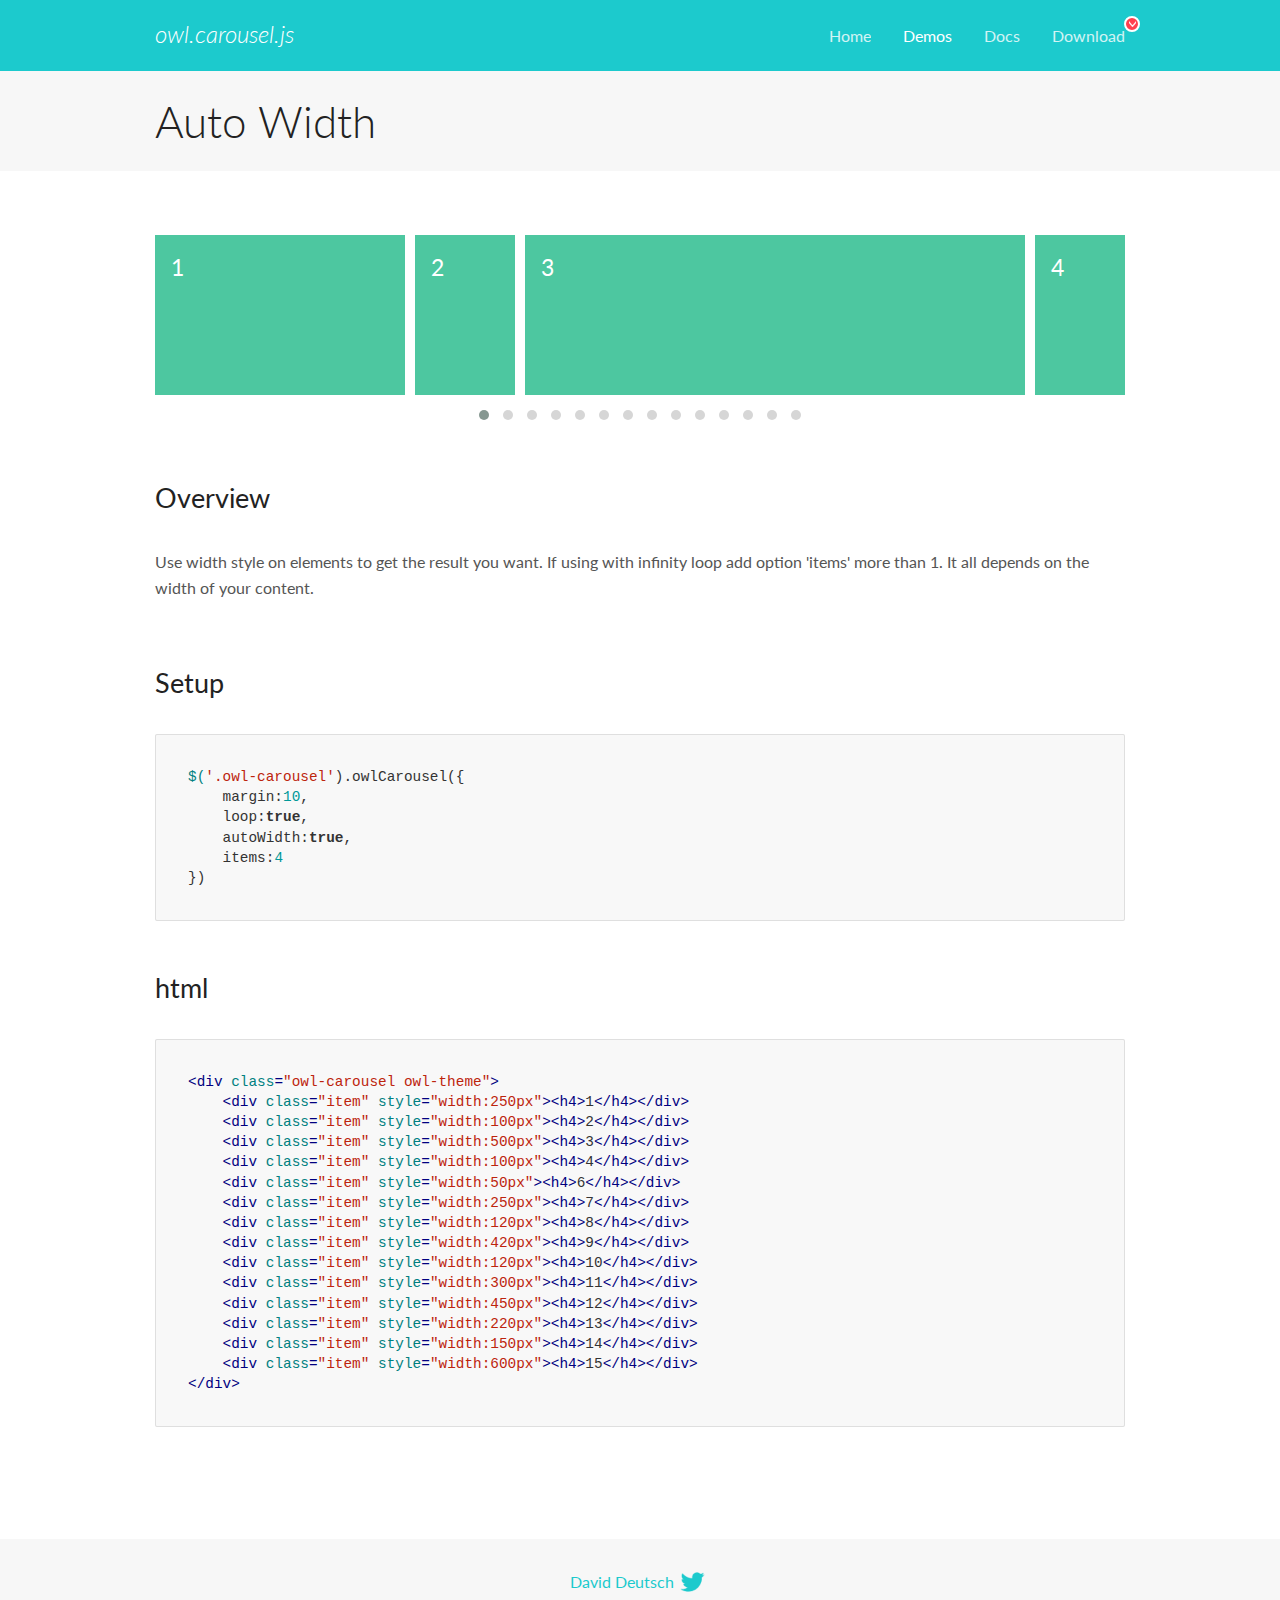
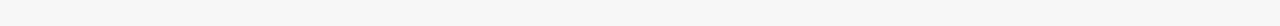
<file: js/owlcarousel/docs/demos/autowidth.html>
<!DOCTYPE html>
<html lang="en">
  <head>

    <!-- head -->
    <meta charset="utf-8">
    <meta name="msapplication-tap-highlight" content="no" />
    <meta name="viewport" content="width=device-width, initial-scale=1.0" />
    <meta name="description" content="Auto Width">
    <meta name="author" content="David Deutsch">
    <title>
      Auto Width Demo | Owl Carousel | 2.2.1
    </title>

    <!-- Stylesheets -->
    <link href='https://fonts.googleapis.com/css?family=Lato:300,400,700,400italic,300italic' rel='stylesheet' type='text/css'>
    <link rel="stylesheet" href="../assets/css/docs.theme.min.css">

    <!-- Owl Stylesheets -->
    <link rel="stylesheet" href="../assets/owlcarousel/assets/owl.carousel.min.css">
    <link rel="stylesheet" href="../assets/owlcarousel/assets/owl.theme.default.min.css">

    <!-- HTML5 shim and Respond.js IE8 support of HTML5 elements and media queries -->

    <!--[if lt IE 9]>
      <script src="https://oss.maxcdn.com/libs/html5shiv/3.7.0/html5shiv.js"></script>
      <script src="https://oss.maxcdn.com/libs/respond.js/1.3.0/respond.min.js"></script>
    <![endif]-->

    <!-- Favicons -->
    <link rel="apple-touch-icon-precomposed" sizes="144x144" href="../assets/ico/apple-touch-icon-144-precomposed.png">
    <link rel="shortcut icon" href="../assets/ico/favicon.png">
    <link rel="shortcut icon" href="favicon.ico">

    <!-- Yeah i know js should not be in header. Its required for demos.-->

    <!-- javascript -->
    <script src="../assets/vendors/jquery.min.js"></script>
    <script src="../assets/owlcarousel/owl.carousel.js"></script>
  </head>
  <body>

    <!-- header -->
    <header class="header">
      <div class="row">
        <div class="large-12 columns">
          <div class="brand left">
            <h3>
              <a href="/OwlCarousel2/">owl.carousel.js</a> 
            </h3>
          </div>
          <a id="toggle-nav" class="right">
            <span></span> <span></span> <span></span> 
          </a> 
          <div class="nav-bar">
            <ul class="clearfix">
              <li> <a href="/OwlCarousel2/index.html">Home</a>  </li>
              <li class="active">
                <a href="/OwlCarousel2/demos/demos.html">Demos</a> 
              </li>
              <li> <a href="/OwlCarousel2/docs/started-welcome.html">Docs</a>  </li>
              <li>
                <a href="https://github.com/OwlCarousel2/OwlCarousel2/archive/2.2.1.zip">Download</a> 
                <span class="download"></span> 
              </li>
            </ul>
          </div>
        </div>
      </div>
    </header>

    <!-- title -->
    <section class="title">
      <div class="row">
        <div class="large-12 columns">
          <h1>Auto Width</h1>
        </div>
      </div>
    </section>

    <!--  Demos -->
    <section id="demos">
      <div class="row">
        <div class="large-12 columns">
          <div class="owl-carousel owl-theme">
            <div class="item" style="width:250px">
              <h4>1</h4>
            </div>
            <div class="item" style="width:100px">
              <h4>2</h4>
            </div>
            <div class="item" style="width:500px">
              <h4>3</h4>
            </div>
            <div class="item" style="width:100px">
              <h4>4</h4>
            </div>
            <div class="item" style="width:50px">
              <h4>6</h4>
            </div>
            <div class="item" style="width:250px">
              <h4>7</h4>
            </div>
            <div class="item" style="width:120px">
              <h4>8</h4>
            </div>
            <div class="item" style="width:420px">
              <h4>9</h4>
            </div>
            <div class="item" style="width:120px">
              <h4>10</h4>
            </div>
            <div class="item" style="width:300px">
              <h4>11</h4>
            </div>
            <div class="item" style="width:450px">
              <h4>12</h4>
            </div>
            <div class="item" style="width:220px">
              <h4>13</h4>
            </div>
            <div class="item" style="width:150px">
              <h4>14</h4>
            </div>
            <div class="item" style="width:600px">
              <h4>15</h4>
            </div>
          </div>
          <h3 id="overview">Overview</h3>
          <p>Use width style on elements to get the result you want. If using with infinity loop add option &#39;items&#39; more than 1. It all depends on the width of your content.</p>
          <h3 id="setup">Setup</h3>
          <pre><code>$(&#39;.owl-carousel&#39;).owlCarousel({
    margin:10,
    loop:true,
    autoWidth:true,
    items:4
})</code></pre>
          <h3 id="html">html</h3>
          <pre><code>&lt;div class=&quot;owl-carousel owl-theme&quot;&gt;
    &lt;div class=&quot;item&quot; style=&quot;width:250px&quot;&gt;&lt;h4&gt;1&lt;/h4&gt;&lt;/div&gt;
    &lt;div class=&quot;item&quot; style=&quot;width:100px&quot;&gt;&lt;h4&gt;2&lt;/h4&gt;&lt;/div&gt;
    &lt;div class=&quot;item&quot; style=&quot;width:500px&quot;&gt;&lt;h4&gt;3&lt;/h4&gt;&lt;/div&gt;
    &lt;div class=&quot;item&quot; style=&quot;width:100px&quot;&gt;&lt;h4&gt;4&lt;/h4&gt;&lt;/div&gt;
    &lt;div class=&quot;item&quot; style=&quot;width:50px&quot;&gt;&lt;h4&gt;6&lt;/h4&gt;&lt;/div&gt;
    &lt;div class=&quot;item&quot; style=&quot;width:250px&quot;&gt;&lt;h4&gt;7&lt;/h4&gt;&lt;/div&gt;
    &lt;div class=&quot;item&quot; style=&quot;width:120px&quot;&gt;&lt;h4&gt;8&lt;/h4&gt;&lt;/div&gt;
    &lt;div class=&quot;item&quot; style=&quot;width:420px&quot;&gt;&lt;h4&gt;9&lt;/h4&gt;&lt;/div&gt;
    &lt;div class=&quot;item&quot; style=&quot;width:120px&quot;&gt;&lt;h4&gt;10&lt;/h4&gt;&lt;/div&gt;
    &lt;div class=&quot;item&quot; style=&quot;width:300px&quot;&gt;&lt;h4&gt;11&lt;/h4&gt;&lt;/div&gt;
    &lt;div class=&quot;item&quot; style=&quot;width:450px&quot;&gt;&lt;h4&gt;12&lt;/h4&gt;&lt;/div&gt;
    &lt;div class=&quot;item&quot; style=&quot;width:220px&quot;&gt;&lt;h4&gt;13&lt;/h4&gt;&lt;/div&gt;
    &lt;div class=&quot;item&quot; style=&quot;width:150px&quot;&gt;&lt;h4&gt;14&lt;/h4&gt;&lt;/div&gt;
    &lt;div class=&quot;item&quot; style=&quot;width:600px&quot;&gt;&lt;h4&gt;15&lt;/h4&gt;&lt;/div&gt;
&lt;/div&gt;</code></pre>
          <script>
            $(document).ready(function() {
              $('.owl-carousel').owlCarousel({
                margin: 10,
                loop: true,
                autoWidth: true,
                items: 4
              })
            })
          </script>
        </div>
      </div>
    </section>

    <!-- footer -->
    <footer class="footer">
      <div class="row">
        <div class="large-12 columns">
          <h5>
            <a href="/OwlCarousel2/docs/support-contact.html">David Deutsch</a> 
            <a id="custom-tweet-button" href="https://twitter.com/share?url=https://github.com/OwlCarousel2/OwlCarousel2&text=Owl Carousel - This is so awesome! " target="_blank"></a> 
          </h5>
        </div>
      </div>
    </footer>

    <!-- vendors -->
    <script src="../assets/vendors/highlight.js"></script>
    <script src="../assets/js/app.js"></script>
  </body>
</html>
</file>
